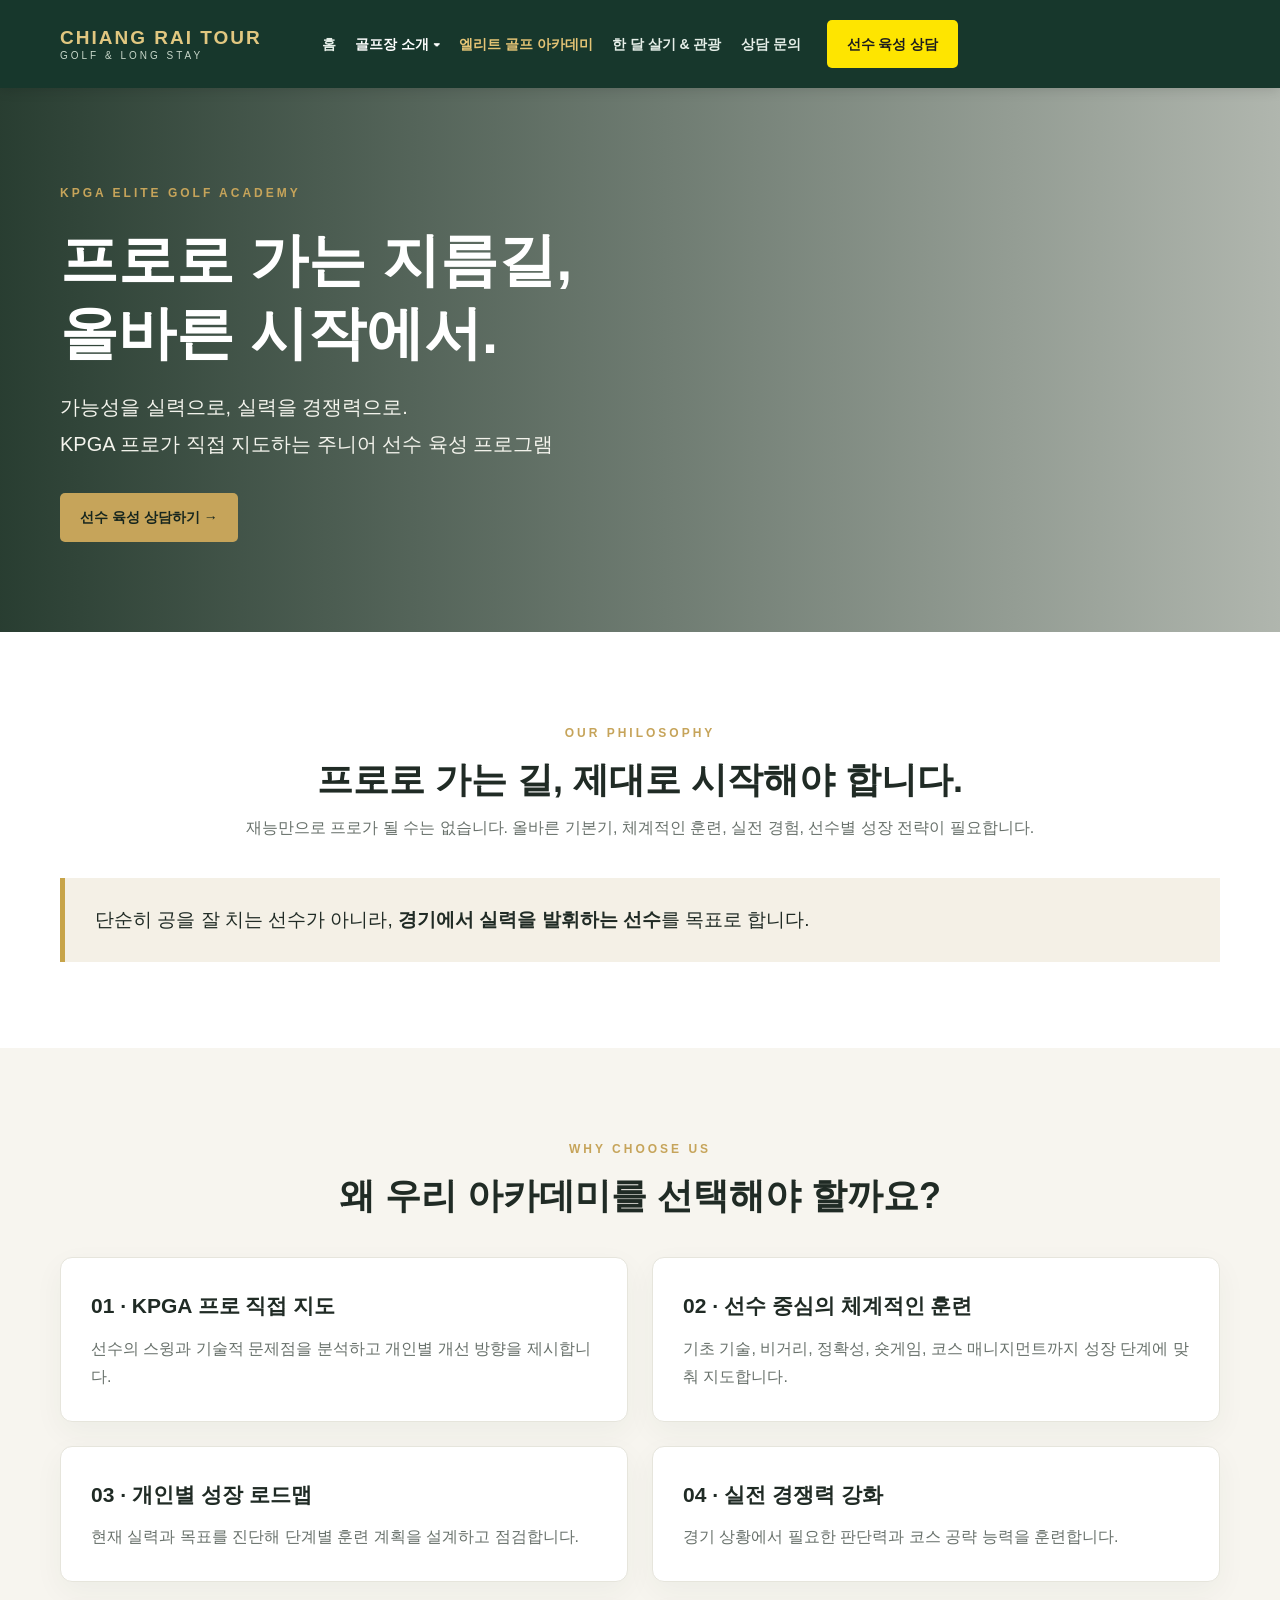
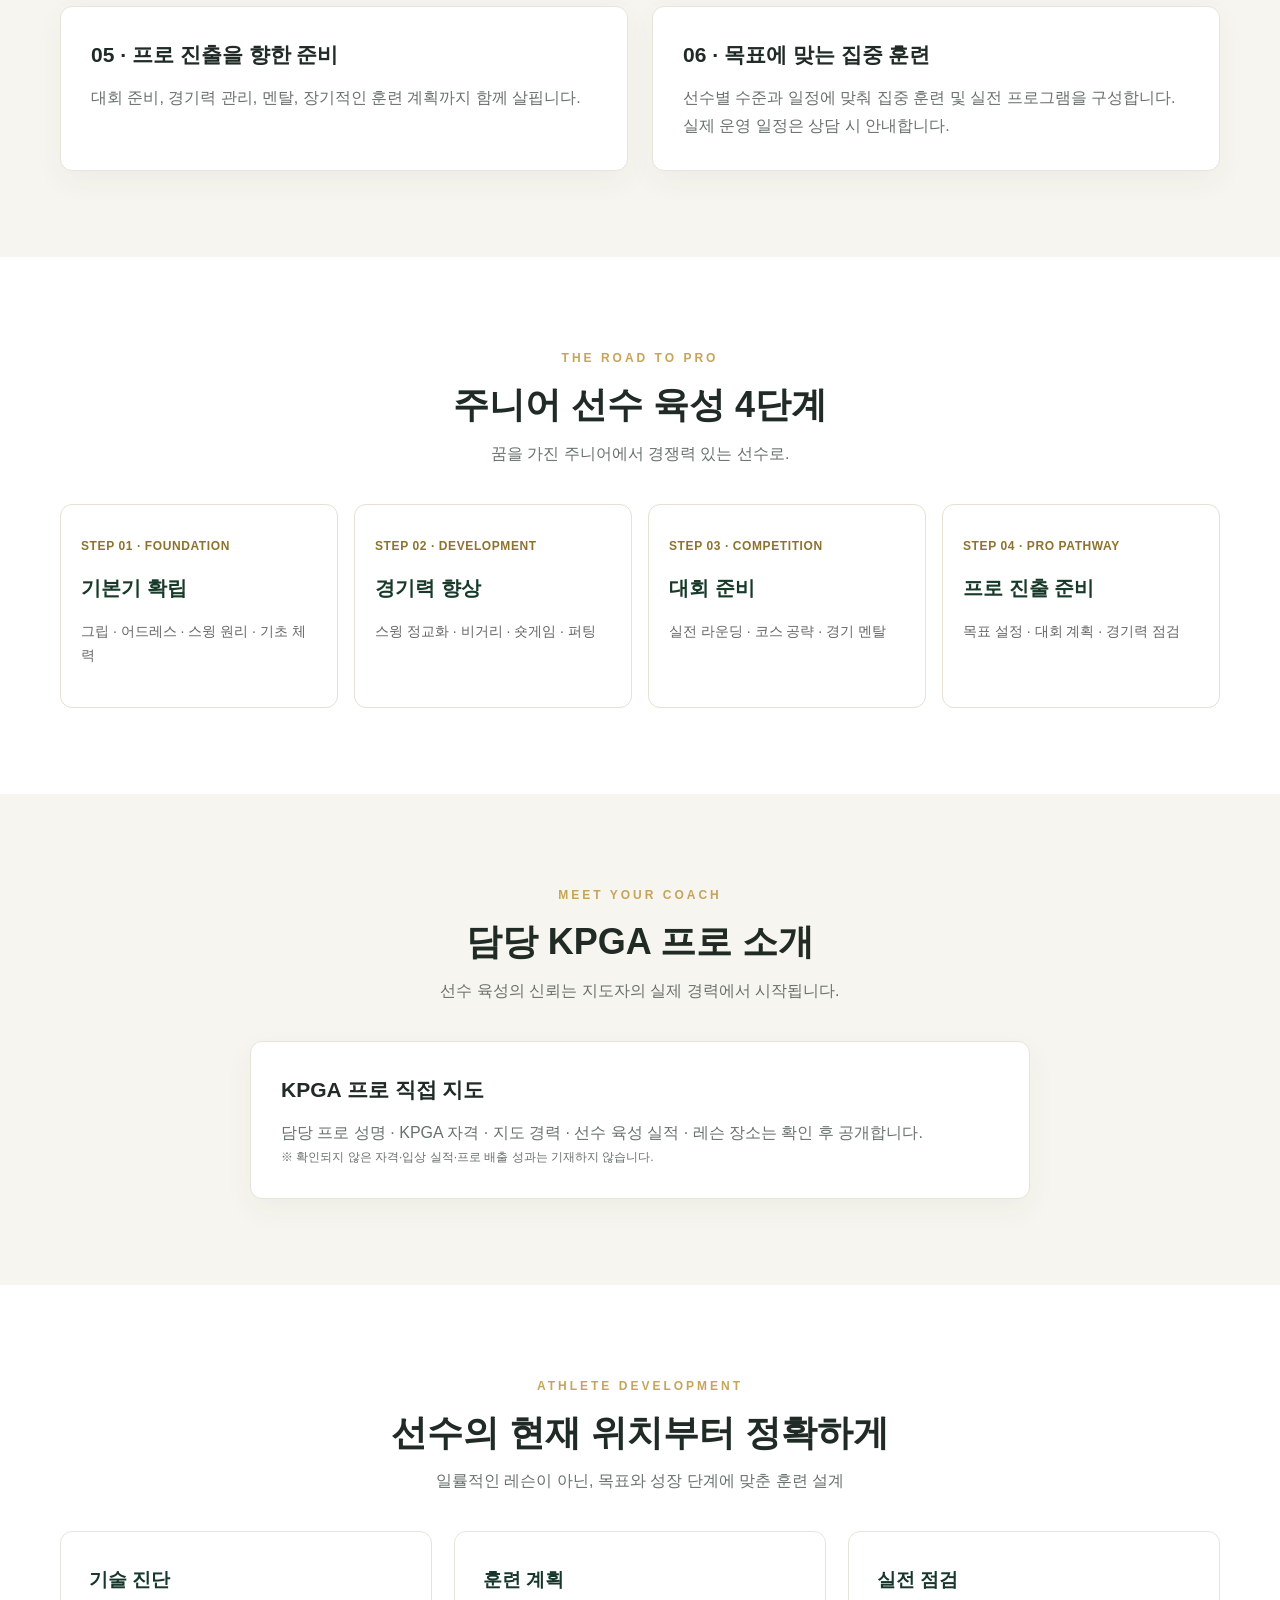
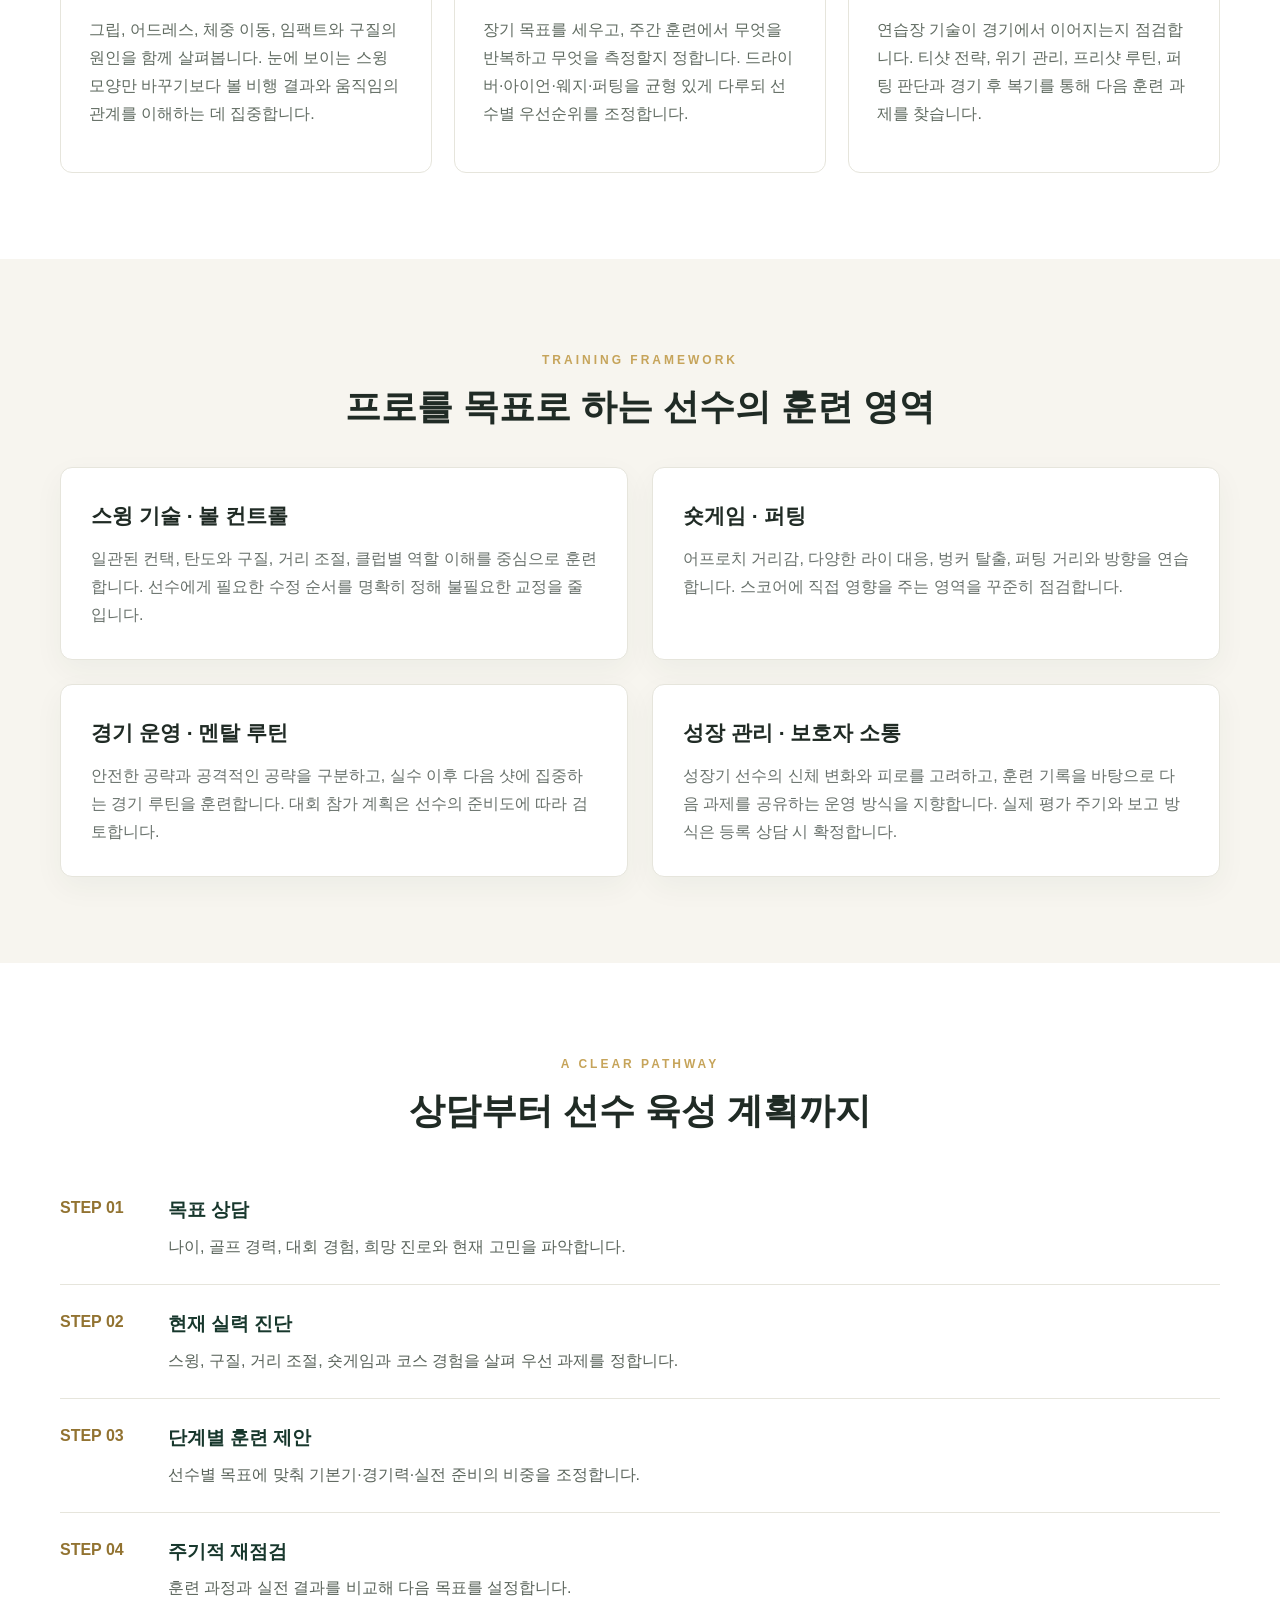
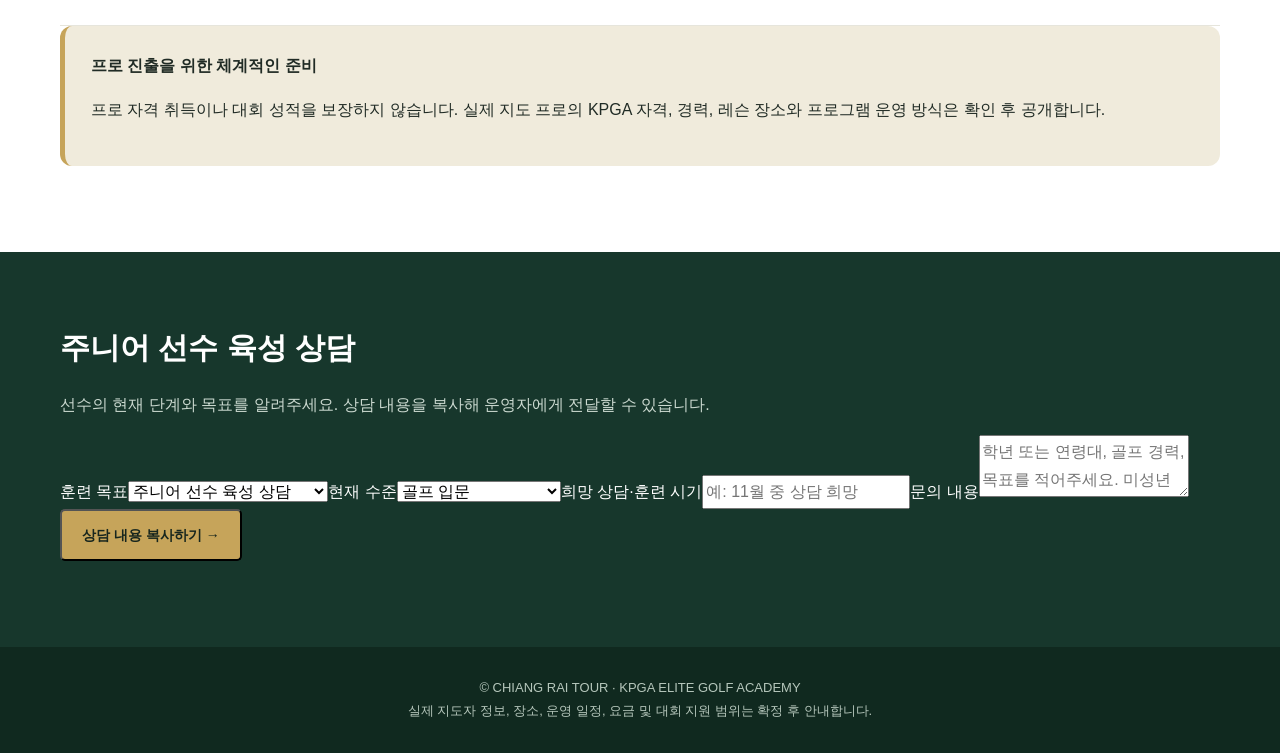
<file: academy.html>
<!doctype html>
<html lang="ko"><head><meta charset="utf-8"><meta name="viewport" content="width=device-width,initial-scale=1"><meta name="description" content="KPGA 프로 직접 지도, 주니어 엘리트 골프 선수 육성 전문 아카데미. 기초부터 대회 준비와 프로 진출까지."><title>KPGA ELITE GOLF ACADEMY | 주니어 선수 육성</title><link rel="stylesheet" href="style.css"></head>
<body><header class="header"><div class="container header-inner centered-header"><a class="logo" href="index.html">CHIANG RAI TOUR<small>GOLF & LONG STAY</small></a><nav class="nav-menu" aria-label="주요 메뉴"><a href="index.html">홈</a><div class="nav-dropdown"><button type="button" class="nav-dropdown-toggle" aria-expanded="false" aria-controls="golf-submenu">골프장 소개 <span aria-hidden="true">▾</span></button><div class="nav-dropdown-menu" id="golf-submenu"><a href="golf.html">골프장 전체 보기</a><a href="santiburi.html">싼티부리</a><a href="waterford.html">워터포드</a></div></div><a class="active" href="academy.html">엘리트 골프 아카데미</a><a href="monthly.html">한 달 살기 & 관광</a><a href="index.html#contact">상담 문의</a></nav><a class="kakao-btn" href="#academy-contact">선수 육성 상담</a></div></header>
<main>
<section class="elite-hero"><div class="container elite-hero-inner"><span class="eyebrow">KPGA ELITE GOLF ACADEMY</span><h1>프로로 가는 지름길,<br>올바른 시작에서.</h1><p>가능성을 실력으로, 실력을 경쟁력으로.<br>KPGA 프로가 직접 지도하는 주니어 선수 육성 프로그램</p><a class="primary-btn" href="#academy-contact">선수 육성 상담하기 →</a></div></section>
<section class="section white"><div class="container"><div class="section-head"><span class="eyebrow">OUR PHILOSOPHY</span><h2>프로로 가는 길, 제대로 시작해야 합니다.</h2><p>재능만으로 프로가 될 수는 없습니다. 올바른 기본기, 체계적인 훈련, 실전 경험, 선수별 성장 전략이 필요합니다.</p></div><div class="elite-lead">단순히 공을 잘 치는 선수가 아니라, <strong>경기에서 실력을 발휘하는 선수</strong>를 목표로 합니다.</div></div></section>
<section class="section"><div class="container"><div class="section-head"><span class="eyebrow">WHY CHOOSE US</span><h2>왜 우리 아카데미를 선택해야 할까요?</h2></div><div class="grid-2"><article class="info-card"><h3>01 · KPGA 프로 직접 지도</h3><p>선수의 스윙과 기술적 문제점을 분석하고 개인별 개선 방향을 제시합니다.</p></article><article class="info-card"><h3>02 · 선수 중심의 체계적인 훈련</h3><p>기초 기술, 비거리, 정확성, 숏게임, 코스 매니지먼트까지 성장 단계에 맞춰 지도합니다.</p></article><article class="info-card"><h3>03 · 개인별 성장 로드맵</h3><p>현재 실력과 목표를 진단해 단계별 훈련 계획을 설계하고 점검합니다.</p></article><article class="info-card"><h3>04 · 실전 경쟁력 강화</h3><p>경기 상황에서 필요한 판단력과 코스 공략 능력을 훈련합니다.</p></article><article class="info-card"><h3>05 · 프로 진출을 향한 준비</h3><p>대회 준비, 경기력 관리, 멘탈, 장기적인 훈련 계획까지 함께 살핍니다.</p></article><article class="info-card"><h3>06 · 목표에 맞는 집중 훈련</h3><p>선수별 수준과 일정에 맞춰 집중 훈련 및 실전 프로그램을 구성합니다. 실제 운영 일정은 상담 시 안내합니다.</p></article></div></div></section>
<section class="section white"><div class="container"><div class="section-head"><span class="eyebrow">THE ROAD TO PRO</span><h2>주니어 선수 육성 4단계</h2><p>꿈을 가진 주니어에서 경쟁력 있는 선수로.</p></div><div class="elite-steps"><article><span>STEP 01 · FOUNDATION</span><h3>기본기 확립</h3><p>그립 · 어드레스 · 스윙 원리 · 기초 체력</p></article><article><span>STEP 02 · DEVELOPMENT</span><h3>경기력 향상</h3><p>스윙 정교화 · 비거리 · 숏게임 · 퍼팅</p></article><article><span>STEP 03 · COMPETITION</span><h3>대회 준비</h3><p>실전 라운딩 · 코스 공략 · 경기 멘탈</p></article><article><span>STEP 04 · PRO PATHWAY</span><h3>프로 진출 준비</h3><p>목표 설정 · 대회 계획 · 경기력 점검</p></article></div></div></section>
<section class="section"><div class="container"><div class="section-head"><span class="eyebrow">MEET YOUR COACH</span><h2>담당 KPGA 프로 소개</h2><p>선수 육성의 신뢰는 지도자의 실제 경력에서 시작됩니다.</p></div><div class="info-card elite-coach"><h3>KPGA 프로 직접 지도</h3><p>담당 프로 성명 · KPGA 자격 · 지도 경력 · 선수 육성 실적 · 레슨 장소는 확인 후 공개합니다.</p><p class="image-note">※ 확인되지 않은 자격·입상 실적·프로 배출 성과는 기재하지 않습니다.</p></div></div></section>

<section class="section white"><div class="container"><div class="section-head"><span class="eyebrow">ATHLETE DEVELOPMENT</span><h2>선수의 현재 위치부터 정확하게</h2><p>일률적인 레슨이 아닌, 목표와 성장 단계에 맞춘 훈련 설계</p></div><div class="editorial-grid"><article class="editorial-card"><h3>기술 진단</h3><p>그립, 어드레스, 체중 이동, 임팩트와 구질의 원인을 함께 살펴봅니다. 눈에 보이는 스윙 모양만 바꾸기보다 볼 비행 결과와 움직임의 관계를 이해하는 데 집중합니다.</p></article><article class="editorial-card"><h3>훈련 계획</h3><p>장기 목표를 세우고, 주간 훈련에서 무엇을 반복하고 무엇을 측정할지 정합니다. 드라이버·아이언·웨지·퍼팅을 균형 있게 다루되 선수별 우선순위를 조정합니다.</p></article><article class="editorial-card"><h3>실전 점검</h3><p>연습장 기술이 경기에서 이어지는지 점검합니다. 티샷 전략, 위기 관리, 프리샷 루틴, 퍼팅 판단과 경기 후 복기를 통해 다음 훈련 과제를 찾습니다.</p></article></div></div></section>
<section class="section"><div class="container"><div class="section-head"><span class="eyebrow">TRAINING FRAMEWORK</span><h2>프로를 목표로 하는 선수의 훈련 영역</h2></div><div class="grid-2"><article class="info-card"><h3>스윙 기술 · 볼 컨트롤</h3><p>일관된 컨택, 탄도와 구질, 거리 조절, 클럽별 역할 이해를 중심으로 훈련합니다. 선수에게 필요한 수정 순서를 명확히 정해 불필요한 교정을 줄입니다.</p></article><article class="info-card"><h3>숏게임 · 퍼팅</h3><p>어프로치 거리감, 다양한 라이 대응, 벙커 탈출, 퍼팅 거리와 방향을 연습합니다. 스코어에 직접 영향을 주는 영역을 꾸준히 점검합니다.</p></article><article class="info-card"><h3>경기 운영 · 멘탈 루틴</h3><p>안전한 공략과 공격적인 공략을 구분하고, 실수 이후 다음 샷에 집중하는 경기 루틴을 훈련합니다. 대회 참가 계획은 선수의 준비도에 따라 검토합니다.</p></article><article class="info-card"><h3>성장 관리 · 보호자 소통</h3><p>성장기 선수의 신체 변화와 피로를 고려하고, 훈련 기록을 바탕으로 다음 과제를 공유하는 운영 방식을 지향합니다. 실제 평가 주기와 보고 방식은 등록 상담 시 확정합니다.</p></article></div></div></section>
<section class="section white"><div class="container"><div class="section-head"><span class="eyebrow">A CLEAR PATHWAY</span><h2>상담부터 선수 육성 계획까지</h2></div><div class="route-step"><strong>STEP 01</strong><div><h3>목표 상담</h3><p>나이, 골프 경력, 대회 경험, 희망 진로와 현재 고민을 파악합니다.</p></div></div><div class="route-step"><strong>STEP 02</strong><div><h3>현재 실력 진단</h3><p>스윙, 구질, 거리 조절, 숏게임과 코스 경험을 살펴 우선 과제를 정합니다.</p></div></div><div class="route-step"><strong>STEP 03</strong><div><h3>단계별 훈련 제안</h3><p>선수별 목표에 맞춰 기본기·경기력·실전 준비의 비중을 조정합니다.</p></div></div><div class="route-step"><strong>STEP 04</strong><div><h3>주기적 재점검</h3><p>훈련 과정과 실전 결과를 비교해 다음 목표를 설정합니다.</p></div></div><div class="package-ribbon"><strong>프로 진출을 위한 체계적인 준비</strong><p>프로 자격 취득이나 대회 성적을 보장하지 않습니다. 실제 지도 프로의 KPGA 자격, 경력, 레슨 장소와 프로그램 운영 방식은 확인 후 공개합니다.</p></div></div></section>
<section class="contact" id="academy-contact"><div class="container"><h2>주니어 선수 육성 상담</h2><p>선수의 현재 단계와 목표를 알려주세요. 상담 내용을 복사해 운영자에게 전달할 수 있습니다.</p><div class="academy-form"><label for="lesson-type">훈련 목표</label><select id="lesson-type"><option>주니어 선수 육성 상담</option><option>기본기 및 스윙 훈련</option><option>대회 준비 및 경기력 향상</option><option>프로 진출 준비</option></select><label for="lesson-level">현재 수준</label><select id="lesson-level"><option>골프 입문</option><option>골프 경험 있음</option><option>대회 출전 경험 있음</option><option>선수 활동 중</option></select><label for="lesson-period">희망 상담·훈련 시기</label><input id="lesson-period" placeholder="예: 11월 중 상담 희망"><label for="lesson-notes">문의 내용</label><textarea id="lesson-notes" placeholder="학년 또는 연령대, 골프 경력, 목표를 적어주세요. 미성년자의 이름·연락처는 적지 마세요."></textarea><button class="primary-btn" type="button" id="copy-lesson">상담 내용 복사하기 →</button><p id="copy-status" aria-live="polite"></p></div></div></section>
</main><footer class="footer">© CHIANG RAI TOUR · KPGA ELITE GOLF ACADEMY<br>실제 지도자 정보, 장소, 운영 일정, 요금 및 대회 지원 범위는 확정 후 안내합니다.</footer><script src="academy.js"></script><script src="navigation.js" defer></script></body></html>
</file>
<file: style.css>
:root{--forest:#17372c;--forest2:#234a39;--gold:#c6a45a;--cream:#f7f5ef;--ink:#202b25;--muted:#68716b;--line:#e6e5dc}*{box-sizing:border-box}html{scroll-behavior:smooth}body{margin:0;background:var(--cream);color:var(--ink);font-family:'Pretendard','Noto Sans KR','Malgun Gothic',sans-serif;line-height:1.75}a{color:inherit;text-decoration:none}img{display:block;width:100%;object-fit:cover}button,input,select,textarea{font:inherit}button{cursor:pointer}.container{width:min(1160px,calc(100% - 40px));margin:auto}.header{position:sticky;top:0;z-index:20;background:var(--forest);color:#fff;box-shadow:0 2px 12px #0002}.header-inner{min-height:78px;display:flex;align-items:center;gap:26px;justify-content:space-between}.logo{font-weight:800;letter-spacing:2px;color:#e1c780;font-size:19px;line-height:1.25}.logo small{display:block;color:#c8d7ca;font-weight:400;font-size:10px;letter-spacing:3px}.nav-menu{display:flex;gap:25px}.nav-menu a{font-size:14px;color:#e5eee8}.nav-menu a:hover,.nav-menu a.active{color:#e5c475}.kakao-btn,.primary-btn,.secondary-btn,.outline-btn{display:inline-flex;align-items:center;justify-content:center;border-radius:5px;padding:12px 20px;font-weight:700;font-size:14px;transition:.2s}.kakao-btn{background:#fee500;color:#1d1d1d}.primary-btn{background:var(--gold);color:#17261e}.secondary-btn{border:1px solid #fff;color:#fff;background:#ffffff15}.outline-btn{border:1px solid var(--forest);color:var(--forest)}.primary-btn:hover,.secondary-btn:hover,.outline-btn:hover,.kakao-btn:hover{transform:translateY(-2px)}.hero{min-height:570px;display:flex;align-items:center;color:white;background:linear-gradient(90deg,#0d241bd9,#10251c66),url('https://images.unsplash.com/photo-1587174486073-ae5e5cff23aa?auto=format&fit=crop&w=1800&q=85') center/cover}.hero-content{max-width:720px}.eyebrow{font-size:12px;letter-spacing:3px;color:var(--gold);font-weight:800}.hero h1{font-size:clamp(33px,5vw,58px);line-height:1.3;margin:15px 0}.hero p{font-size:18px;color:#e3ebe5;max-width:580px}.hero-btns{display:flex;gap:12px;flex-wrap:wrap;margin-top:30px}.section{padding:86px 0}.section.white{background:#fff}.section-head{text-align:center;margin-bottom:36px}.section-head h2{font-size:clamp(26px,3vw,36px);line-height:1.35;margin:10px 0}.section-head p{color:var(--muted);margin:0}.grid-2{display:grid;grid-template-columns:repeat(2,minmax(0,1fr));gap:24px}.grid-3{display:grid;grid-template-columns:repeat(3,minmax(0,1fr));gap:22px}.course-card,.info-card,.price-card{background:#fff;border:1px solid var(--line);border-radius:12px;overflow:hidden;box-shadow:0 10px 30px #17372c0c}.course-card img{height:300px}.course-body{padding:28px}.course-body h3{font-size:26px;margin:7px 0}.course-body p{color:var(--muted);margin:0 0 20px}.tag{font-size:11px;font-weight:800;letter-spacing:2px;color:#947329}.notice{padding:14px 18px;background:#eeeae0;border-left:3px solid var(--gold);font-size:13px;color:#5d625b;border-radius:4px}.features{display:flex;gap:12px;flex-wrap:wrap;margin:18px 0}.feature{background:#f0f3ed;border-radius:40px;padding:6px 12px;font-size:13px}.info-card{padding:30px}.info-card h3{margin:0 0 10px;font-size:21px}.info-card p{margin:0;color:var(--muted)}.page-header{padding:75px 0;background:var(--forest);color:white;text-align:center}.page-header h1{font-size:clamp(30px,4vw,44px);margin:10px 0}.page-header p{color:#cbd9d0;margin:0}.detail-block{display:grid;grid-template-columns:1fr 1fr;gap:48px;align-items:center;padding:60px 0;border-bottom:1px solid var(--line)}.detail-block.reverse .detail-photo{order:2}.detail-photo img{height:420px;border-radius:10px}.detail-content h2{font-size:32px;line-height:1.35;margin:10px 0}.detail-content p{color:#515b53}.detail-content ul{padding-left:19px;color:#424d45}.detail-content li{margin:8px 0}.stats{display:grid;grid-template-columns:repeat(3,1fr);gap:8px;margin:24px 0}.stat{background:#edf1eb;text-align:center;border-radius:8px;padding:14px 5px}.stat strong{display:block;font-size:19px;color:var(--forest)}.stat span{font-size:12px;color:var(--muted)}.table-wrap{overflow-x:auto}.compare{width:100%;border-collapse:collapse;background:#fff;min-width:540px}.compare th,.compare td{border-bottom:1px solid var(--line);padding:16px;text-align:left}.compare th{background:#e9eee8;color:var(--forest)}.price-card{padding:30px}.price-card h3{font-size:23px;margin:0 0 10px}.price-number{font-size:32px;font-weight:800;color:var(--forest);margin:15px 0}.detail-list{padding-left:18px}.detail-list li{margin:9px 0}.highlight-card{border:2px solid var(--gold)}.contact{background:var(--forest);color:white;padding:70px 0}.contact h2{margin:0 0 8px;font-size:30px}.contact p{color:#cbd9d0}.contact-form{display:grid;grid-template-columns:repeat(2,1fr);gap:15px;margin-top:24px}.field{display:flex;flex-direction:column;gap:6px}.field.full{grid-column:1/-1}.field label{font-size:13px}.field input,.field select,.field textarea{width:100%;border:1px solid #d5dcd4;background:#fff;color:#1b2a20;border-radius:5px;padding:12px}.field textarea{min-height:100px;resize:vertical}.form-note{grid-column:1/-1;color:#d0d9d1;font-size:12px}.contact-form button{border:0;justify-self:start}.footer{background:#10291f;color:#b5c6bb;text-align:center;padding:30px 16px;font-size:13px}.footer a{text-decoration:underline}.image-note{font-size:12px;color:#7c837b;margin-top:8px}.mini-banner{padding:40px;background:#e8ede6;border-radius:12px}.mini-banner h2{margin-top:0}@media(max-width:800px){.header-inner{flex-wrap:wrap;justify-content:center;gap:12px;padding:15px 0}.nav-menu{width:100%;justify-content:center;gap:17px;order:3}.nav-menu a{font-size:12px}.header .kakao-btn{padding:8px 10px;font-size:12px}.hero{min-height:490px}.hero p{font-size:15px}.grid-2,.grid-3,.detail-block{grid-template-columns:1fr}.detail-block.reverse .detail-photo{order:0}.detail-photo img{height:290px}.course-card img{height:240px}.section{padding:55px 0}.detail-block{gap:20px;padding:42px 0}.contact-form{grid-template-columns:1fr}.field.full{grid-column:auto}.stats{gap:5px}.stat strong{font-size:16px}}

/* ELITE GOLF ACADEMY */
.elite-hero{min-height:520px;display:flex;align-items:center;color:#fff;background:linear-gradient(90deg,rgba(12,36,23,.88),rgba(12,36,23,.30)),url('https://images.unsplash.com/photo-1535131749006-b7f58c99034b?auto=format&fit=crop&w=1600&q=85') center/cover}
.elite-hero-inner{padding-top:90px;padding-bottom:90px}
.elite-hero h1{font-size:clamp(32px,5vw,58px);line-height:1.25;margin:18px 0 20px;color:#fff}
.elite-hero p{font-size:clamp(16px,2vw,20px);line-height:1.85;margin-bottom:30px;color:#f4f4ed}
.elite-lead{background:#f4f0e6;border-left:5px solid #c7a449;padding:25px 30px;font-size:19px;line-height:1.8}
.elite-steps{display:grid;grid-template-columns:repeat(4,minmax(0,1fr));gap:16px}
.elite-steps article{background:#fff;border:1px solid #e7e0d3;border-radius:12px;padding:26px 20px}
.elite-steps span{color:#8c732e;font-size:12px;font-weight:700;letter-spacing:.05em}
.elite-steps h3{color:#183a29;margin:12px 0;font-size:20px}
.elite-steps p{line-height:1.7;color:#666;font-size:14px}
.elite-coach{max-width:780px;margin:auto}
@media(max-width:800px){.elite-steps{grid-template-columns:repeat(2,minmax(0,1fr))}}
@media(max-width:520px){.elite-steps{grid-template-columns:1fr}.elite-hero{min-height:460px}.elite-hero-inner{padding-top:65px;padding-bottom:65px}}

/* 골프장 소개 하위 메뉴 */
.nav-dropdown{position:relative;display:inline-flex;align-items:center}
.nav-dropdown-toggle{background:none;border:0;color:#fff;font:inherit;font-size:15px;cursor:pointer;padding:12px 14px}
.nav-dropdown-toggle:hover,.nav-dropdown-toggle[aria-expanded="true"]{color:#d4af37}
.nav-dropdown-menu{display:none;position:absolute;top:100%;left:0;min-width:190px;background:#1b3022;border:1px solid #52694f;border-radius:8px;padding:8px;box-shadow:0 12px 25px #0003;z-index:999}
.nav-dropdown.open .nav-dropdown-menu{display:flex;flex-direction:column}
.nav-dropdown-menu a{display:block!important;margin:0!important;padding:12px!important;color:white!important;white-space:nowrap;text-decoration:none}
.nav-dropdown-menu a:hover{background:#304b36;color:#e6c769!important}
.course-next{display:flex;justify-content:space-between;gap:16px;padding:12px 0 45px;flex-wrap:wrap}
.course-next a{color:#1b3022;font-weight:700}
@media(max-width:760px){.nav-dropdown{display:block;width:100%}.nav-dropdown-toggle{width:100%;text-align:left;padding:12px 0}.nav-dropdown-menu{position:static;box-shadow:none;min-width:0;width:100%;background:#294331}.nav-dropdown-menu a{white-space:normal}}

/* Centered five-item navigation */
.header-inner.centered-header{position:relative;max-width:1440px;justify-content:center;min-height:88px;padding:12px 220px 12px 220px}
.centered-header .logo{position:absolute;left:0;top:50%;transform:translateY(-50%)}
.centered-header .nav-menu{justify-content:center;align-items:center;gap:clamp(10px,1.5vw,27px);white-space:nowrap}
.centered-header .nav-menu>a,.centered-header .nav-dropdown-toggle{font-size:14px;font-weight:600;padding:12px 0}
@media(max-width:1150px){.header-inner.centered-header{padding:14px 0;flex-direction:column;gap:14px}.centered-header .logo{position:static;transform:none;text-align:center}.centered-header .nav-menu{flex-wrap:wrap;gap:12px 20px;width:100%}}
@media(max-width:560px){.centered-header .nav-menu{gap:5px 15px}.centered-header .nav-menu>a,.centered-header .nav-dropdown-toggle{font-size:12px}.centered-header .nav-dropdown{width:auto}.centered-header .nav-dropdown-toggle{width:auto}.centered-header .nav-dropdown-menu{position:absolute;min-width:175px}}
.santi-lead{max-width:840px;margin:0 auto;text-align:center}.santi-lead p{font-size:17px;color:#5b645c}.santi-quote{padding:42px;border-left:4px solid var(--gold);background:#edf0e9;font-size:clamp(19px,2.5vw,27px);font-family:Georgia,serif;color:var(--forest)}.santi-feature-grid{display:grid;grid-template-columns:repeat(3,1fr);gap:20px}.santi-feature-grid article{background:#fff;border:1px solid var(--line);padding:28px;border-radius:12px}.santi-feature-grid h3{color:var(--forest);margin-top:0}.santi-feature-grid p{color:var(--muted)}.santi-gallery{display:grid;grid-template-columns:1.3fr 1fr 1fr;gap:14px}.santi-gallery img{height:230px;border-radius:10px}.santi-table{width:100%;border-collapse:collapse;background:white}.santi-table th,.santi-table td{text-align:left;padding:17px;border-bottom:1px solid var(--line)}.santi-table th{width:30%;color:var(--forest);background:#f1f3ee}.santi-note{font-size:12px;color:#777;margin:12px 0}.santi-hero{background:linear-gradient(90deg,#09251cdb,#0c251b55),url('https://images.unsplash.com/photo-1535131749006-b7f58c99034b?auto=format&fit=crop&w=1800&q=85') center/cover;padding:110px 0;color:#fff}.santi-hero h1{font-size:clamp(38px,5vw,68px);line-height:1.18;max-width:800px;margin:15px 0}.santi-hero p{font-size:18px;max-width:640px;color:#e3ebe5}.santi-hero .eyebrow{color:#e4c880}@media(max-width:760px){.santi-feature-grid,.santi-gallery{grid-template-columns:1fr}.santi-gallery img{height:240px}.santi-hero{padding:75px 0}.santi-table th{width:38%}}

/* Waterford premium detail */
.waterford-hero{background:linear-gradient(90deg,#09251ce8,#0c251b65),url('https://images.unsplash.com/photo-1510674485131-dc88d96369b4?auto=format&fit=crop&w=1800&q=85') center/cover;padding:110px 0;color:#fff}
.waterford-hero h1{font-size:clamp(36px,5vw,66px);line-height:1.2;margin:18px 0;max-width:830px}
.waterford-hero p{font-size:18px;color:#e3ebe5;max-width:630px;margin-bottom:30px}
.waterford-stats{grid-template-columns:repeat(4,minmax(0,1fr));max-width:850px;margin:32px auto 10px}
.waterford-link{color:#246448;text-decoration:underline;text-underline-offset:3px}
.santi-gallery figure{margin:0}.santi-gallery figcaption{font-size:12px;color:#737c75;margin-top:7px}
@media(max-width:760px){.waterford-hero{padding:75px 0}.waterford-stats{grid-template-columns:repeat(2,minmax(0,1fr))}}

/* Expanded editorial sections */
.editorial-intro{max-width:870px;margin:0 auto;text-align:center;font-size:17px;color:#4e5b51}.editorial-intro h2{color:var(--forest);font-size:clamp(26px,3vw,38px)}.editorial-grid{display:grid;grid-template-columns:repeat(3,minmax(0,1fr));gap:22px}.editorial-card{background:white;padding:28px;border:1px solid var(--line);border-radius:12px}.editorial-card h3{color:var(--forest);margin-top:4px}.editorial-card p{color:#606b61}.route-step{display:grid;grid-template-columns:90px 1fr;gap:18px;border-bottom:1px solid var(--line);padding:23px 0}.route-step strong{color:#927331}.route-step h3{margin:0 0 6px;color:var(--forest)}.route-step p{margin:0;color:#59635a}.small-note{font-size:13px;color:#677067}.package-ribbon{background:#f0ebdc;padding:26px;border-radius:12px;border-left:5px solid var(--gold)}.section-photo{width:100%;max-height:420px;object-fit:cover;border-radius:12px}.editorial-kicker{font-size:12px;letter-spacing:2px;font-weight:800;color:#a0803b}.link-row{display:flex;flex-wrap:wrap;gap:12px;margin-top:22px}@media(max-width:800px){.editorial-grid{grid-template-columns:1fr}.route-step{grid-template-columns:70px 1fr}}

/* 현장 사진 앨범: 파일만 추가하면 자동 표시 */
.photo-grid{display:grid;grid-template-columns:repeat(3,minmax(0,1fr));gap:18px}.photo-item{margin:0;background:#fff;border:1px solid var(--line);border-radius:12px;overflow:hidden}.photo-item img{height:215px;width:100%;object-fit:cover}.photo-item figcaption{padding:12px 16px;font-weight:700;color:var(--forest)}.photo-placeholder{height:215px;display:flex;flex-direction:column;align-items:center;justify-content:center;background:#e9eee8;color:#6d786f;text-align:center}.photo-placeholder small{font-size:11px;overflow-wrap:anywhere;padding:4px}.photo-item.has-photo .photo-placeholder{display:none}.santi-hero{background-image:linear-gradient(90deg,#09251cdb,#0c251b55),url('images/santiburi/hero.jpg')}.waterford-hero{background-image:linear-gradient(90deg,#09251ce8,#0c251b65),url('images/waterford/hero.jpg')}@media(max-width:850px){.photo-grid{grid-template-columns:repeat(2,minmax(0,1fr))}}@media(max-width:520px){.photo-grid{grid-template-columns:1fr}}
</file>
